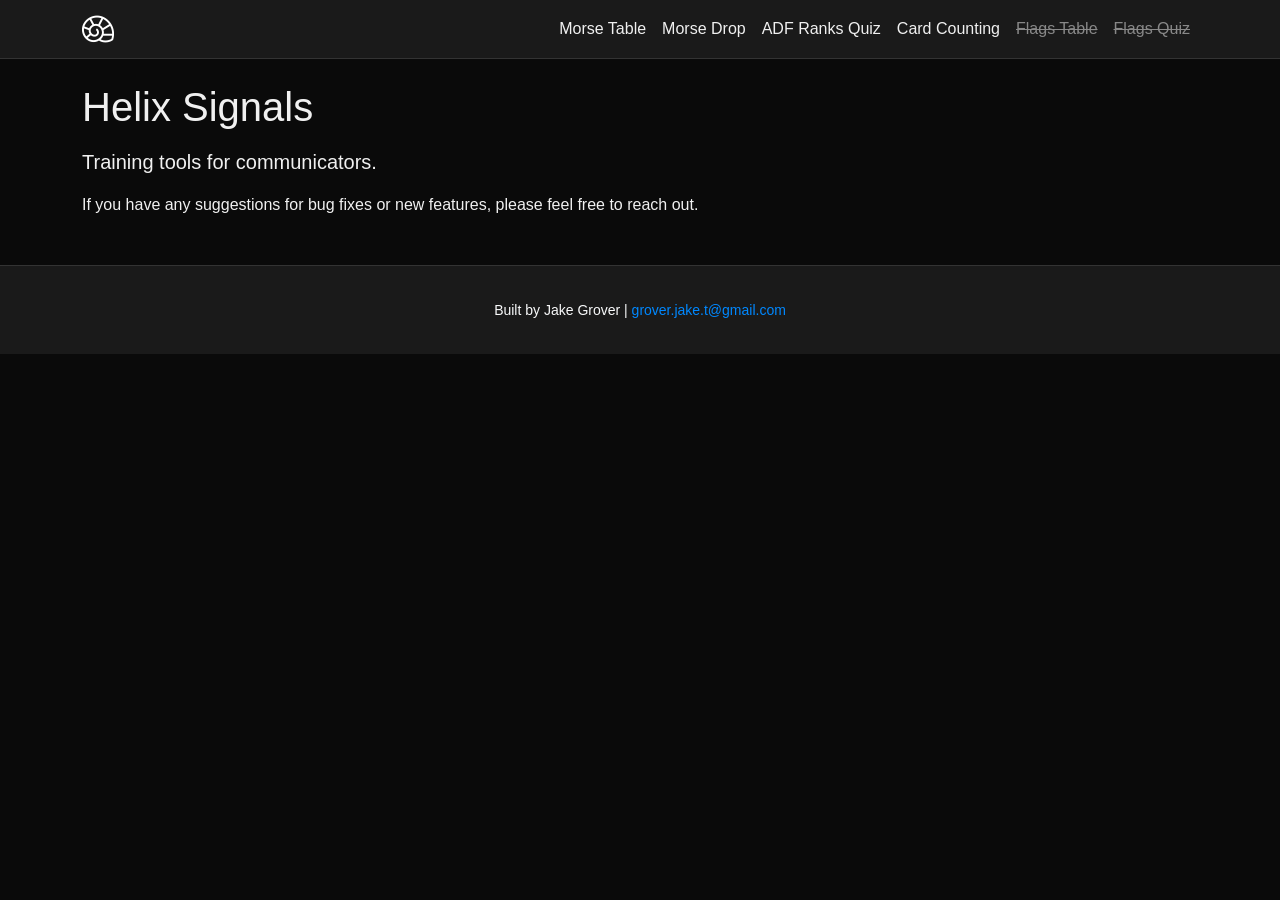
<file: index.html>
<!DOCTYPE html>
<html lang="en">
<head>
  <meta charset="UTF-8" />
  <meta name="viewport" content="width=device-width, initial-scale=1.0" />
  <title>Home | Helix</title>
  <meta name="description" content="Helix Signals: training tools for communicators.">

  <link rel="icon" type="image/png" href="/assets/shell-outline-black-bg.png">
  <link href="https://cdn.jsdelivr.net/npm/bootstrap@5.3.2/dist/css/bootstrap.min.css" rel="stylesheet">
  <link rel="stylesheet" href="styles.css">
</head>

<body>
  <div data-site-navbar></div>

  <main class="container my-4">
    <h1 class="mb-3">Helix Signals</h1>
    <p class="lead">Training tools for communicators.</p>
    <p>If you have any suggestions for bug fixes or new features, please feel free to reach out.</p>
  </main>

  <div data-site-footer></div>

  <script src="components.js"></script>
</body>
</html>
</file>
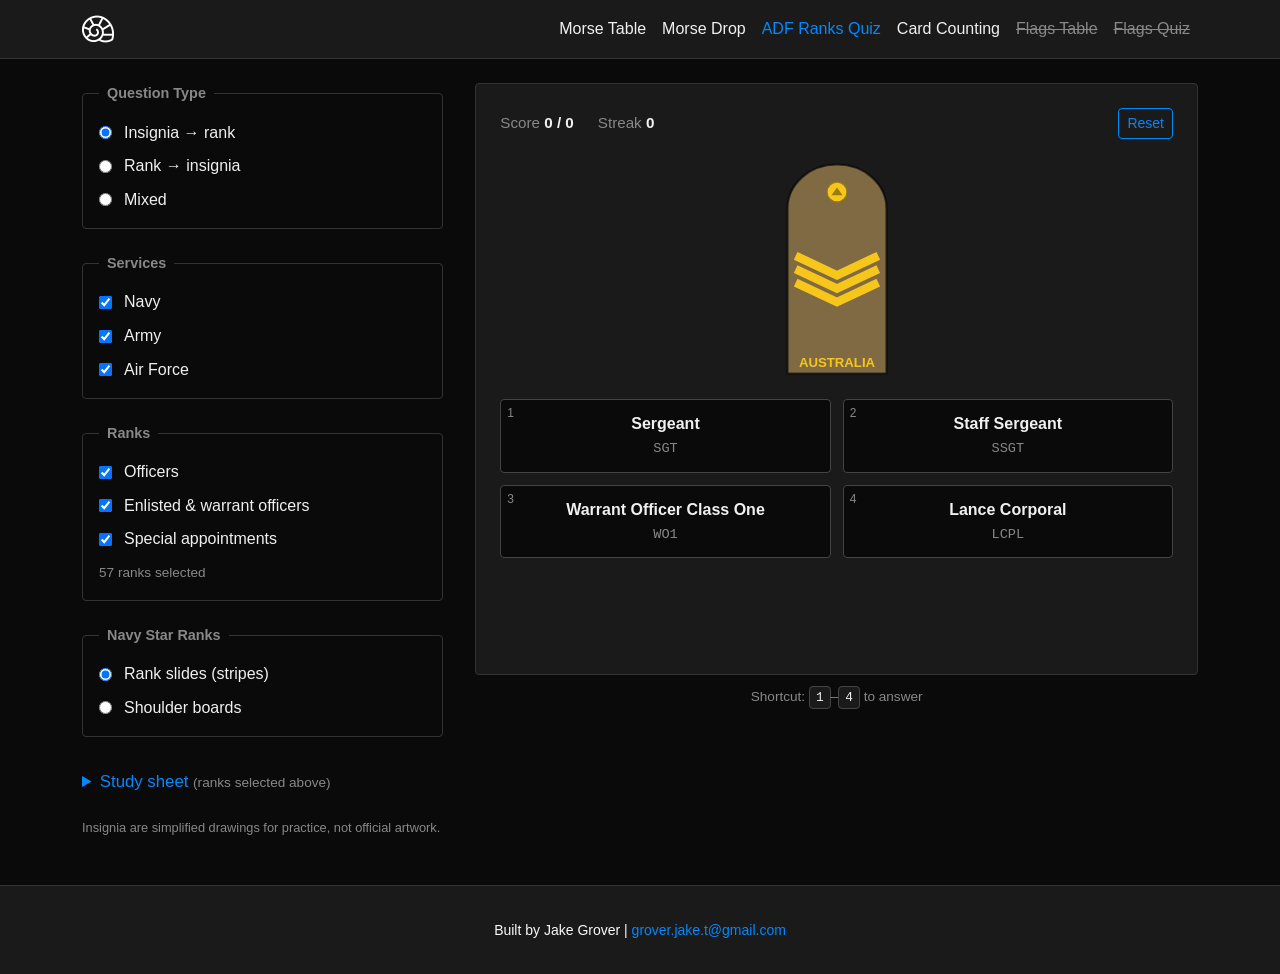
<file: adf-ranks-quiz/index.html>
<!DOCTYPE html>
<html lang="en">
<head>
  <meta charset="UTF-8" />
  <meta name="viewport" content="width=device-width, initial-scale=1.0" />
  <title>ADF Ranks Quiz | Helix</title>
  <meta name="description" content="Quiz on Australian Defence Force rank insignia for the Navy, Army and Air Force.">

  <link rel="icon" type="image/png" href="/assets/shell-outline-black-bg.png">
  <link href="https://cdn.jsdelivr.net/npm/bootstrap@5.3.2/dist/css/bootstrap.min.css" rel="stylesheet">
  <link rel="stylesheet" href="../styles.css">
  <link rel="stylesheet" href="styles.css">
</head>

<body>
  <div data-site-navbar></div>

  <main class="container my-4">
    <div class="quiz-layout">
      <section class="settings-section">
        <fieldset>
          <legend>Question Type</legend>
          <label>
            <input type="radio" name="quiz-mode" value="insignia-to-name" checked />
            Insignia → rank
          </label>
          <label>
            <input type="radio" name="quiz-mode" value="name-to-insignia" />
            Rank → insignia
          </label>
          <label>
            <input type="radio" name="quiz-mode" value="mixed" />
            Mixed
          </label>
        </fieldset>

        <fieldset>
          <legend>Services</legend>
          <label><input type="checkbox" name="service" value="navy" checked /> Navy</label>
          <label><input type="checkbox" name="service" value="army" checked /> Army</label>
          <label><input type="checkbox" name="service" value="raaf" checked /> Air Force</label>
        </fieldset>

        <fieldset>
          <legend>Ranks</legend>
          <label><input type="checkbox" name="group" value="officer" checked /> Officers</label>
          <label><input type="checkbox" name="group" value="enlisted" checked /> Enlisted &amp; warrant officers</label>
          <label><input type="checkbox" name="group" value="appointment" checked /> Special appointments</label>
          <p id="pool-count" class="pool-count"></p>
        </fieldset>

        <fieldset>
          <legend>Navy Star Ranks</legend>
          <label>
            <input type="radio" name="star-style" value="slides" checked />
            Rank slides (stripes)
          </label>
          <label>
            <input type="radio" name="star-style" value="boards" />
            Shoulder boards
          </label>
        </fieldset>
      </section>

      <section class="quiz-column">
        <div class="quiz-card">
          <div class="score-bar">
            <span>Score <strong id="score">0 / 0</strong></span>
            <span>Streak <strong id="streak">0</strong></span>
            <button id="reset-button" class="btn btn-sm btn-outline-primary">Reset</button>
          </div>

          <div id="prompt" class="prompt"></div>
          <div id="options" class="options"></div>

          <div id="last-result" class="last-result" role="status"></div>
        </div>

        <p class="shortcut-hint">
          Shortcut: <kbd>1</kbd>–<kbd>4</kbd> to answer
        </p>
      </section>
    </div>

    <details class="study-sheet">
      <summary>Study sheet <span class="study-note">(ranks selected above)</span></summary>
      <div id="study-grid" class="study-grid"></div>
    </details>

    <p class="insignia-note">
      Insignia are simplified drawings for practice, not official artwork.
    </p>
  </main>

  <div data-site-footer></div>

  <script src="../components.js"></script>
  <script src="insignia.js"></script>
  <script src="ranks.js"></script>
  <script src="app.js"></script>
</body>
</html>
</file>
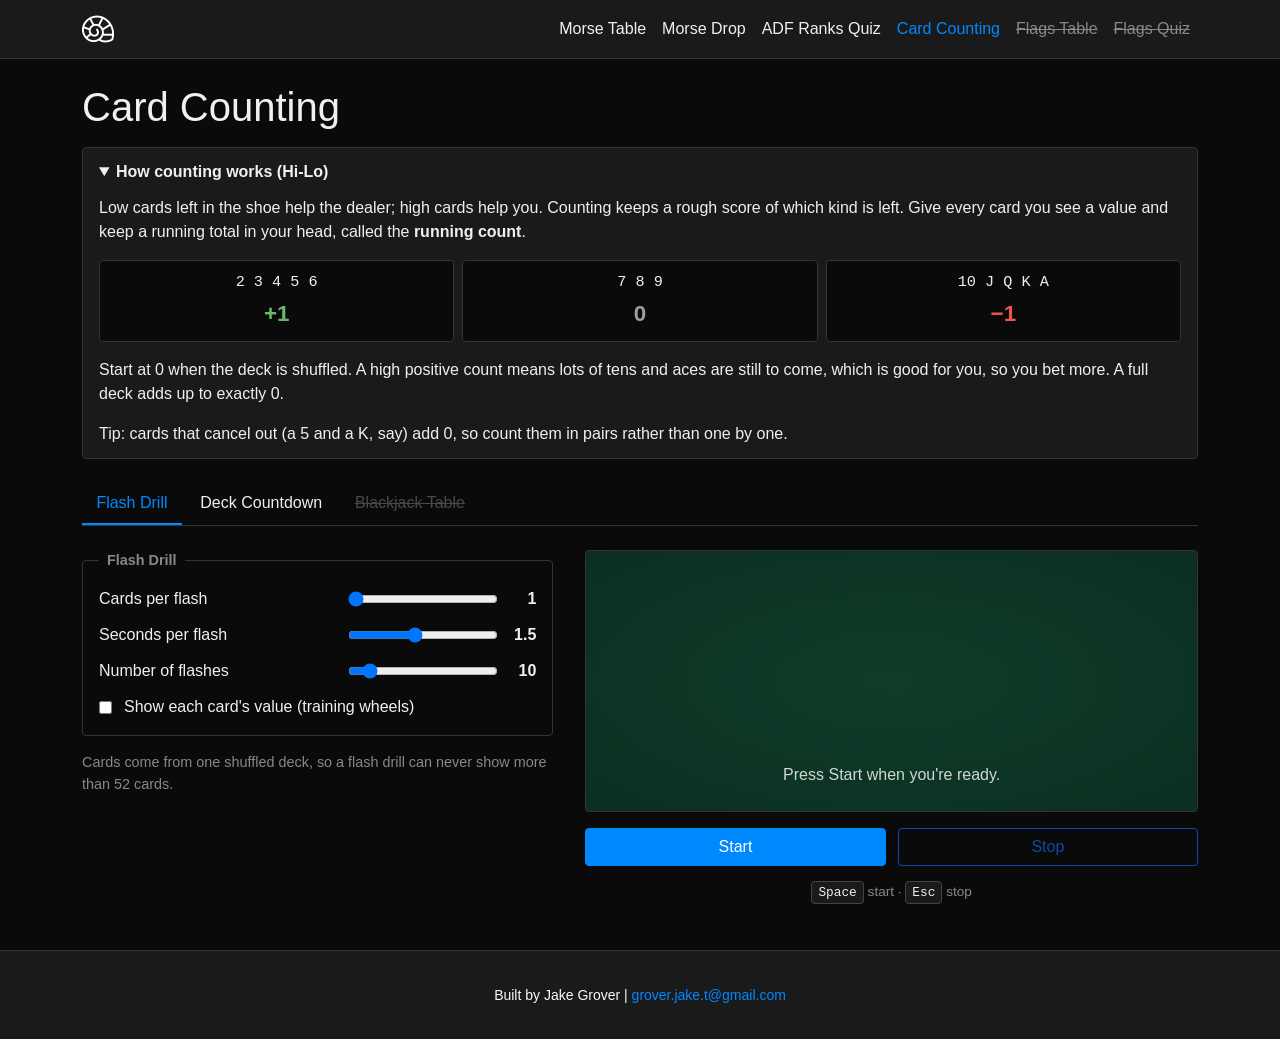
<file: card-counting/index.html>
<!DOCTYPE html>
<html lang="en">
<head>
  <meta charset="UTF-8" />
  <meta name="viewport" content="width=device-width, initial-scale=1.0" />
  <title>Card Counting | Helix</title>
  <meta name="description" content="Blackjack card counting trainer using the Hi-Lo system.">

  <link rel="icon" type="image/png" href="/assets/shell-outline-black-bg.png">
  <link href="https://cdn.jsdelivr.net/npm/bootstrap@5.3.2/dist/css/bootstrap.min.css" rel="stylesheet">
  <link rel="stylesheet" href="../styles.css">
  <link rel="stylesheet" href="styles.css">
</head>

<body>
  <div data-site-navbar></div>

  <main class="container my-4">
    <h1 class="mb-3">Card Counting</h1>

    <details class="explainer" id="explainer">
      <summary>How counting works (Hi-Lo)</summary>
      <p>
        Low cards left in the shoe help the dealer; high cards help you. Counting
        keeps a rough score of which kind is left. Give every card you see a value
        and keep a running total in your head, called the <strong>running count</strong>.
      </p>
      <div class="value-key">
        <div class="value-key-item plus"><span class="value-key-cards">2 3 4 5 6</span><span class="value-key-value">+1</span></div>
        <div class="value-key-item zero"><span class="value-key-cards">7 8 9</span><span class="value-key-value">0</span></div>
        <div class="value-key-item minus"><span class="value-key-cards">10 J Q K A</span><span class="value-key-value">&minus;1</span></div>
      </div>
      <p>
        Start at 0 when the deck is shuffled. A high positive count means lots of
        tens and aces are still to come, which is good for you, so you bet more.
        A full deck adds up to exactly 0.
      </p>
      <p class="mb-0">
        Tip: cards that cancel out (a 5 and a K, say) add 0, so count them in pairs
        rather than one by one.
      </p>
    </details>

    <ul class="mode-tabs" role="tablist">
      <li><button type="button" role="tab" data-mode="flash" aria-selected="true">Flash Drill</button></li>
      <li><button type="button" role="tab" data-mode="countdown" aria-selected="false">Deck Countdown</button></li>
      <li><button type="button" role="tab" data-mode="table" aria-selected="false" disabled title="Coming soon"><s>Blackjack Table</s></button></li>
    </ul>

    <!-- =========================== Flash Drill =========================== -->
    <div class="trainer-layout" data-panel="flash">
      <section class="settings-section">
        <fieldset>
          <legend>Flash Drill</legend>
          <label>
            Cards per flash
            <input type="range" id="flash-group" min="1" max="4" value="1" />
            <span id="flash-group-display" class="value-display">1</span>
          </label>
          <label>
            Seconds per flash
            <input type="range" id="flash-speed" min="0.3" max="3" step="0.1" value="1.5" />
            <span id="flash-speed-display" class="value-display">1.5</span>
          </label>
          <label>
            Number of flashes
            <input type="range" id="flash-count" min="5" max="52" value="10" />
            <span id="flash-count-display" class="value-display">10</span>
          </label>
          <label>
            <input type="checkbox" id="flash-show-values" />
            Show each card's value (training wheels)
          </label>
        </fieldset>
        <p class="settings-note">
          Cards come from one shuffled deck, so a flash drill can never show more
          than 52 cards.
        </p>
      </section>

      <div class="play-column">
        <section class="play-section">
          <div class="card-row" id="flash-cards" aria-live="off"></div>
          <p class="status-text" id="flash-status" role="status">Press Start when you're ready.</p>

          <form class="answer-form" id="flash-answer" hidden>
            <label for="flash-guess">What's the running count?</label>
            <div class="answer-row">
              <input type="number" id="flash-guess" class="form-control" inputmode="numeric" step="1" required />
              <button type="submit" class="btn btn-primary">Check</button>
            </div>
          </form>

          <div class="result" id="flash-result" hidden></div>
        </section>

        <div class="controls-section">
          <button id="flash-start" class="btn btn-primary">Start</button>
          <button id="flash-stop" class="btn btn-outline-primary" disabled>Stop</button>
        </div>
        <p class="shortcut-hint"><kbd>Space</kbd> start &middot; <kbd>Esc</kbd> stop</p>
      </div>
    </div>

    <!-- ========================= Deck Countdown ========================= -->
    <div class="trainer-layout" data-panel="countdown" hidden>
      <section class="settings-section">
        <fieldset>
          <legend>Deck Countdown</legend>
          <label>
            Cards turned per step
            <input type="range" id="countdown-group" min="1" max="3" value="1" />
            <span id="countdown-group-display" class="value-display">1</span>
          </label>
          <label>
            Cards held back
            <input type="range" id="countdown-holdback" min="0" max="10" value="3" />
            <span id="countdown-holdback-display" class="value-display">3</span>
          </label>
        </fieldset>
        <p class="settings-note">
          Turn through a shuffled deck as fast as you can while keeping the count.
          A full deck always ends at 0, so a few cards are held back unseen. Your
          final count has to be right for the time to count.
        </p>
        <div class="best-times" id="countdown-best"></div>
      </section>

      <div class="play-column">
        <section class="play-section">
          <div class="countdown-meta">
            <span>Cards left: <strong id="countdown-left">&ndash;</strong></span>
            <span>Time: <strong id="countdown-timer">0.0s</strong></span>
          </div>
          <button type="button" class="card-row card-row-button" id="countdown-cards" aria-label="Turn next card" disabled></button>
          <p class="status-text" id="countdown-status" role="status">Press Start, then tap the cards (or press Space) to turn the next one.</p>

          <form class="answer-form" id="countdown-answer" hidden>
            <label for="countdown-guess">What's the running count?</label>
            <div class="answer-row">
              <input type="number" id="countdown-guess" class="form-control" inputmode="numeric" step="1" required />
              <button type="submit" class="btn btn-primary">Check</button>
            </div>
          </form>

          <div class="result" id="countdown-result" hidden></div>
        </section>

        <div class="controls-section">
          <button id="countdown-start" class="btn btn-primary">Start</button>
          <button id="countdown-next" class="btn btn-primary" disabled>Next Card</button>
          <button id="countdown-stop" class="btn btn-outline-primary" disabled>Stop</button>
        </div>
        <p class="shortcut-hint"><kbd>Space</kbd> start / next card &middot; <kbd>Esc</kbd> stop</p>
      </div>
    </div>
  </main>

  <div data-site-footer></div>

  <script src="../components.js"></script>
  <script src="cards.js"></script>
  <script src="app.js"></script>
</body>
</html>
</file>
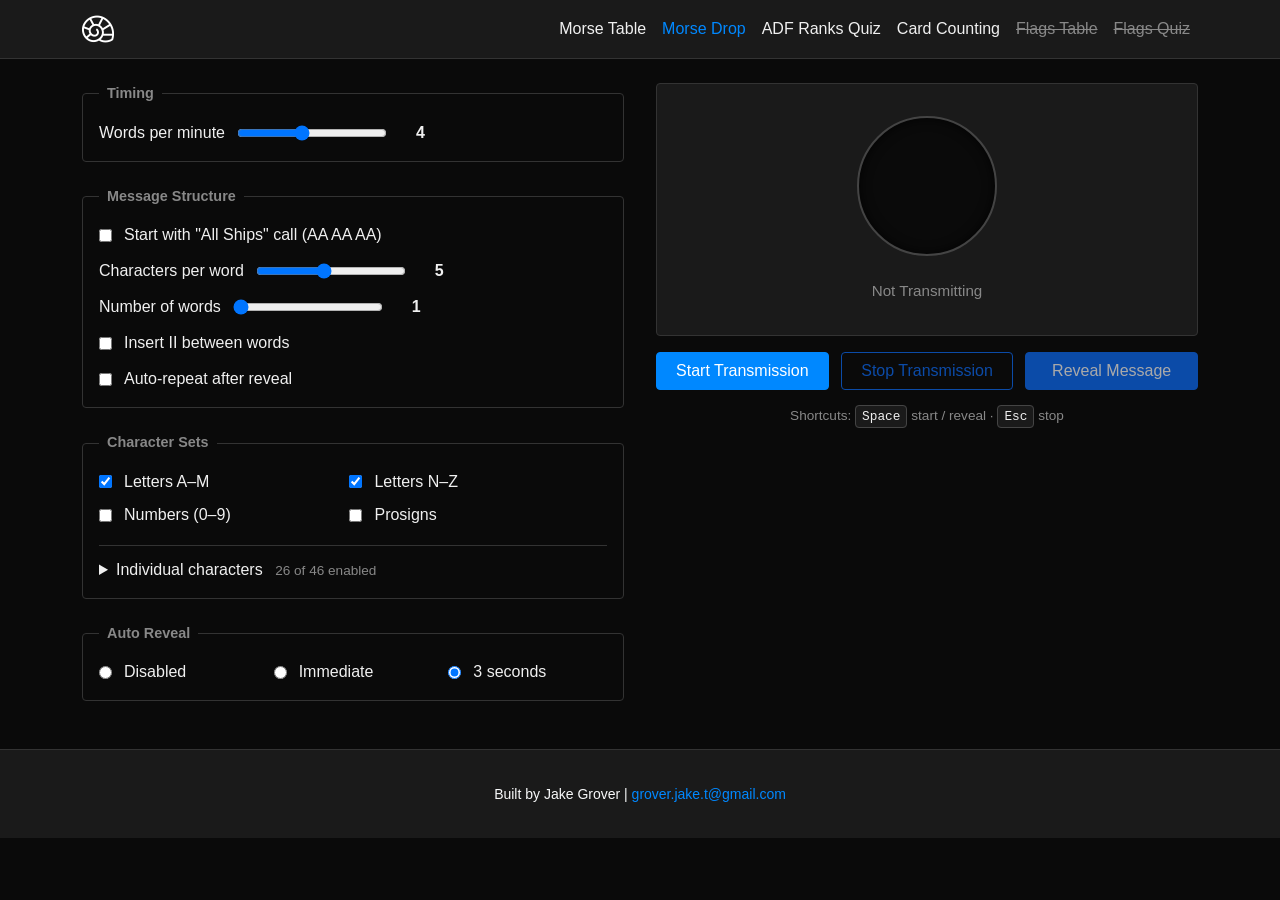
<file: morse-drop/index.html>
<!DOCTYPE html>
<html lang="en">
<head>
  <meta charset="UTF-8" />
  <meta name="viewport" content="width=device-width, initial-scale=1.0" />
  <title>Morse Drop | Helix</title>
  <meta name="description" content="Flashing-light Morse code trainer.">

  <link rel="icon" type="image/png" href="/assets/shell-outline-black-bg.png">
  <link href="https://cdn.jsdelivr.net/npm/bootstrap@5.3.2/dist/css/bootstrap.min.css" rel="stylesheet">
  <link rel="stylesheet" href="../styles.css">
  <link rel="stylesheet" href="styles.css">
</head>

<body>
  <div data-site-navbar></div>

  <main class="container my-4">
    <div class="trainer-layout">
      <section class="settings-section">
        <fieldset>
          <legend>Timing</legend>

          <label>
            Words per minute
            <input type="range" id="wpm" min="1" max="8" step="1" value="4" />
            <span id="wpm-display" class="value-display">4</span>
          </label>

        </fieldset>

        <fieldset>
          <legend>Message Structure</legend>

          <label>
            <input type="checkbox" id="enable-preroll" />
            Start with "All Ships" call (AA AA AA)
          </label>

          <label>
            Characters per word
            <input type="range" id="word-length" min="1" max="10" value="5" />
            <span id="word-length-display" class="value-display">5</span>
          </label>

          <label>
            Number of words
            <input type="range" id="word-count" min="1" max="20" value="1" />
            <span id="word-count-display" class="value-display">1</span>
          </label>

          <label>
            <input type="checkbox" id="enable-ii-between-words" />
            Insert II between words
          </label>

          <label>
            <input type="checkbox" id="enable-auto-repeat" />
            Auto-repeat after reveal
          </label>
        </fieldset>

        <fieldset class="character-sets">
          <legend>Character Sets</legend>

          <div data-options-grid="2col">
            <label>
              <input type="checkbox" id="enable-letters-am" data-group="lettersAM" checked />
              Letters A–M
            </label>

            <label>
              <input type="checkbox" id="enable-letters-nz" data-group="lettersNZ" checked />
              Letters N–Z
            </label>

            <label>
              <input type="checkbox" id="enable-numbers" data-group="numbers" />
              Numbers (0–9)
            </label>

            <label>
              <input type="checkbox" id="enable-prosigns" data-group="prosigns" />
              Prosigns
            </label>
          </div>

          <details class="char-picker">
            <summary>
              Individual characters
              <span id="char-count" class="char-count"></span>
            </summary>
            <div id="char-picker-groups"></div>
          </details>

          <p id="no-chars-warning" class="no-chars-warning" hidden>
            Enable at least one character to start.
          </p>
        </fieldset>

        <fieldset data-auto-reveal-group>
          <legend>Auto Reveal</legend>

          <label>
            <input type="radio" name="auto-reveal" value="disabled" />
            Disabled
          </label>

          <label>
            <input type="radio" name="auto-reveal" value="immediate" />
            Immediate
          </label>

          <label>
            <input type="radio" name="auto-reveal" value="3s" checked />
            3 seconds
          </label>
        </fieldset>
      </section>

      <div class="signal-column">
        <section class="signal-section">
          <div id="signal-light" aria-hidden="true"></div>
          <p id="status-text" role="status">Not Transmitting</p>
          <div id="message-output" class="message-output" hidden></div>
        </section>

        <div class="controls-section">
          <button id="start-button" class="btn btn-primary">Start Transmission</button>
          <button id="stop-button" class="btn btn-outline-primary" disabled>Stop Transmission</button>
          <button id="reveal-button" class="btn btn-primary" disabled>Reveal Message</button>
        </div>

        <p class="shortcut-hint">
          Shortcuts: <kbd>Space</kbd> start / reveal &middot; <kbd>Esc</kbd> stop
        </p>
      </div>
    </div>
  </main>

  <div data-site-footer></div>

  <script src="../components.js"></script>
  <script src="app.js"></script>
</body>
</html>
</file>
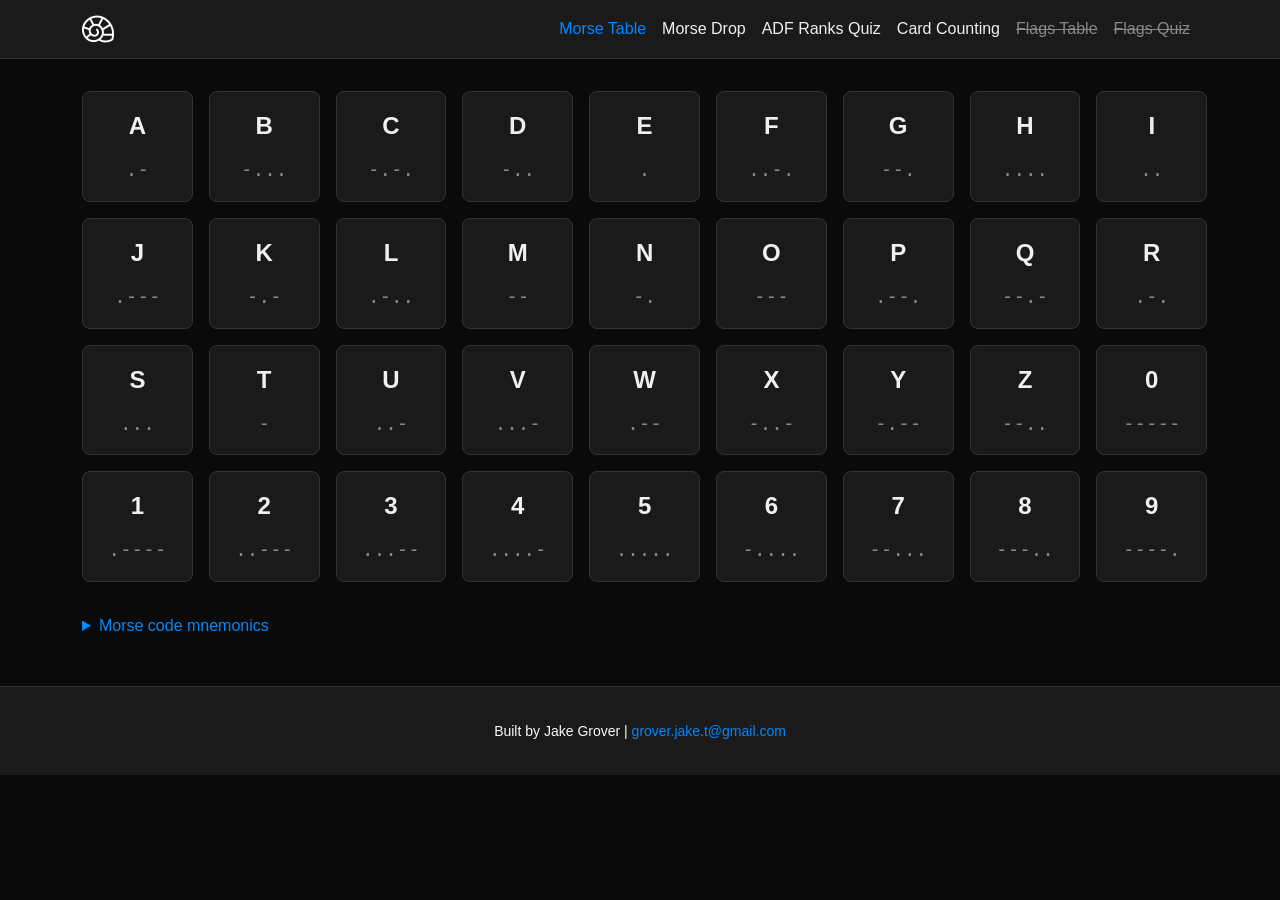
<file: morse-table/index.html>
<!DOCTYPE html>
<html lang="en">
<head>
  <meta charset="UTF-8" />
  <meta name="viewport" content="width=device-width, initial-scale=1.0" />
  <title>Morse Table | Helix</title>
  <meta name="description" content="Morse code reference table for letters and numbers.">

  <link rel="icon" type="image/png" href="/assets/shell-outline-black-bg.png">
  <link href="https://cdn.jsdelivr.net/npm/bootstrap@5.3.2/dist/css/bootstrap.min.css" rel="stylesheet">
  <link rel="stylesheet" href="../styles.css">
  <link rel="stylesheet" href="styles.css">
</head>

<body>
  <div data-site-navbar></div>

  <main class="container my-4">
    <div id="morse-grid" class="morse-grid"></div>

    <details class="mnemonics">
      <summary>Morse code mnemonics</summary>
      <img src="../assets/morse-code-mnemonics.webp" alt="Morse code mnemonics chart" loading="lazy">
    </details>
  </main>

  <div data-site-footer></div>

  <script src="../components.js"></script>
  <script src="app.js"></script>
</body>
</html>
</file>
<file: styles.css>
/* Color variables */
:root {
  --bg-dark: #0a0a0a;
  --bg-lighter: #1a1a1a;
  --text-light: #f0f0f0;
  --text-muted: #888888;
  --accent: #0088ff;
}

/* General */
body {
  background-color: var(--bg-dark);
  color: var(--text-light);
  font-family: Arial, sans-serif;
  margin: 0;
  padding: 0;
}

/* Navbar */
.navbar {
  background-color: var(--bg-lighter);
  border-bottom: 1px solid #333;
}

.navbar-brand {
  color: var(--text-light) !important;
  font-weight: normal;
  font-size: 1.2rem;
  display: flex;
  align-items: center;
  gap: 0.5rem;
}

.navbar-brand img {
  height: 32px;
  width: auto;
}

.nav-link {
  color: var(--text-light) !important;
}

.nav-link:hover,
.nav-link.active {
  color: var(--accent) !important;
}

.nav-link-upcoming,
.nav-link-upcoming:hover {
  color: var(--text-muted) !important;
  cursor: default;
}

.navbar-toggler {
  border-color: #444;
}

.navbar-toggler:focus {
  box-shadow: 0 0 0 2px var(--accent);
}

/* Footer */
footer {
  background-color: var(--bg-lighter);
  border-top: 1px solid #333;
  margin-top: 3rem;
  padding: 2rem 0;
  text-align: center;
  color: var(--text-muted);
}

/* Headings */
h1, h2, h3 {
  color: var(--text-light);
}

h2 {
  border-bottom: 1px solid #333;
  padding-bottom: 0.5rem;
  margin-bottom: 1rem;
}

/* Links */
a {
  color: var(--accent);
  text-decoration: none;
}

a:hover {
  text-decoration: underline;
}

/* Buttons */
.btn {
  border-radius: 4px;
}

.btn-primary {
  background-color: var(--accent);
  border-color: var(--accent);
  color: white;
}

.btn-primary:hover {
  background-color: #0066cc;
  border-color: #0066cc;
  color: white;
}

.btn-outline-primary {
  color: var(--accent);
  border-color: var(--accent);
}

.btn-outline-primary:hover {
  background-color: var(--accent);
  color: white;
}
</file>
<file: adf-ranks-quiz/styles.css>
/* ADF Ranks Quiz Styles */

:root {
  --correct: #2e9e5b;
  --wrong: #ff7b7b;
}

.quiz-layout {
  display: grid;
  grid-template-columns: minmax(220px, 1fr) 2fr;
  gap: 2rem;
  margin-bottom: 2rem;
}

/* Settings */

.settings-section {
  display: flex;
  flex-direction: column;
  gap: 1.5rem;
}

.settings-section fieldset {
  border: 1px solid #333;
  border-radius: 4px;
  padding: 1rem;
  margin: 0;
}

.settings-section legend {
  padding: 0 0.5rem;
  color: var(--text-muted);
  font-size: 0.9rem;
  font-weight: bold;
  float: none;
  width: auto;
  margin-bottom: 0;
}

.settings-section label {
  display: flex;
  align-items: center;
  gap: 0.75rem;
  margin-top: 0.6rem;
  color: var(--text-light);
}

.settings-section fieldset > label:first-of-type {
  margin-top: 0;
}

.pool-count {
  margin: 0.75rem 0 0;
  color: var(--text-muted);
  font-size: 0.85rem;
}

/* Quiz card */

.quiz-column {
  display: flex;
  flex-direction: column;
  gap: 0.75rem;
}

.quiz-card {
  display: flex;
  flex-direction: column;
  align-items: center;
  gap: 1.25rem;
  background-color: var(--bg-lighter);
  border: 1px solid #333;
  border-radius: 4px;
  padding: 1.5rem;
}

.score-bar {
  display: flex;
  align-items: center;
  gap: 1.5rem;
  width: 100%;
  color: var(--text-muted);
  font-size: 0.95rem;
}

.score-bar strong {
  color: var(--text-light);
}

.score-bar button {
  margin-left: auto;
}

.empty-message {
  margin: 2rem 0;
  color: var(--text-muted);
  text-align: center;
}

.prompt-insignia {
  width: 110px;
  height: 220px;
}

.prompt-name {
  display: flex;
  flex-direction: column;
  align-items: center;
  gap: 0.25rem;
  text-align: center;
}

.prompt-service {
  color: var(--text-muted);
  font-size: 0.85rem;
  text-transform: uppercase;
  letter-spacing: 0.05em;
}

.prompt-rank {
  font-size: 1.6rem;
  font-weight: bold;
}

.prompt-abbr {
  color: var(--text-muted);
  font-family: monospace;
  font-size: 1rem;
}

.insignia-svg,
.insignia-img {
  display: block;
  width: 100%;
  height: 100%;
  object-fit: contain;
}

/* Options */

.options {
  display: grid;
  gap: 0.75rem;
  width: 100%;
}

.options-insignia-to-name {
  grid-template-columns: 1fr 1fr;
}

.options-name-to-insignia {
  grid-template-columns: repeat(4, 1fr);
}

.option {
  position: relative;
  display: flex;
  flex-direction: column;
  align-items: center;
  justify-content: center;
  gap: 0.2rem;
  min-height: 64px;
  padding: 0.75rem 1rem;
  background-color: var(--bg-dark);
  border: 1px solid #444;
  border-radius: 4px;
  color: var(--text-light);
  font: inherit;
  cursor: pointer;
  transition: border-color 0.1s ease, background-color 0.1s ease;
}

.option:hover:not(:disabled) {
  border-color: var(--accent);
}

.option:focus-visible {
  outline: 2px solid var(--accent);
  outline-offset: 2px;
}

.option-key {
  position: absolute;
  top: 4px;
  left: 6px;
  color: var(--text-muted);
  font-size: 0.75rem;
}

.option-name {
  font-weight: bold;
  text-align: center;
}

.option-abbr {
  color: var(--text-muted);
  font-family: monospace;
  font-size: 0.85rem;
}

.option-insignia {
  width: 70px;
  height: 140px;
}

.options-name-to-insignia .option {
  padding: 1.25rem 0.5rem 0.75rem;
}

/* Result of the previous answer */

.last-result {
  display: flex;
  flex-wrap: wrap;
  justify-content: center;
  gap: 0.75rem 1.5rem;
  width: 100%;
  min-height: 72px;
  padding-top: 1rem;
  border-top: 1px solid #333;
}

.last-result:empty {
  border-top-color: transparent;
}

.result-entry {
  display: flex;
  align-items: center;
  gap: 0.6rem;
}

.result-insignia {
  flex-shrink: 0;
  width: 28px;
  height: 56px;
}

.result-text {
  display: flex;
  flex-direction: column;
  line-height: 1.25;
}

.result-note {
  font-size: 0.75rem;
  font-weight: bold;
  text-transform: uppercase;
  letter-spacing: 0.04em;
}

.result-correct .result-note {
  color: var(--correct);
}

.result-wrong .result-entry:first-child .result-note {
  color: var(--correct);
}

.result-wrong .result-entry + .result-entry .result-note {
  color: var(--wrong);
}

.result-name {
  font-size: 0.95rem;
}

.result-service {
  color: var(--text-muted);
  font-size: 0.8rem;
}

.shortcut-hint {
  margin: 0;
  text-align: center;
  color: var(--text-muted);
  font-size: 0.85rem;
}

.shortcut-hint kbd {
  background-color: var(--bg-lighter);
  border: 1px solid #444;
  color: var(--text-light);
  font-size: 0.8rem;
}

@media (hover: none) {
  .shortcut-hint {
    display: none;
  }
}

/* Study sheet */

.study-sheet summary {
  cursor: pointer;
  color: var(--accent);
  font-size: 1.05rem;
}

.study-note {
  color: var(--text-muted);
  font-size: 0.85rem;
}

.study-service h3 {
  margin: 1.5rem 0 0.75rem;
  font-size: 1.1rem;
}

.study-cards {
  display: grid;
  grid-template-columns: repeat(auto-fill, minmax(110px, 1fr));
  gap: 0.75rem;
}

.study-card {
  display: flex;
  flex-direction: column;
  align-items: center;
  gap: 0.25rem;
  padding: 0.75rem 0.5rem;
  background-color: var(--bg-lighter);
  border: 1px solid #333;
  border-radius: 4px;
  text-align: center;
}

.study-insignia {
  width: 60px;
  height: 120px;
  margin-bottom: 0.25rem;
}

.study-name {
  font-size: 0.85rem;
  line-height: 1.2;
}

.study-abbr {
  color: var(--text-muted);
  font-family: monospace;
  font-size: 0.8rem;
}

.insignia-note {
  margin-top: 1.5rem;
  color: var(--text-muted);
  font-size: 0.8rem;
}

/* Responsive */

@media (max-width: 768px) {
  .quiz-layout {
    grid-template-columns: 1fr;
    gap: 1.5rem;
  }

  /* quiz first on phones, settings below */
  .quiz-column {
    order: -1;
  }

  .quiz-card {
    padding: 1rem;
  }

  .options-insignia-to-name {
    grid-template-columns: 1fr;
  }

  .options-name-to-insignia {
    grid-template-columns: 1fr 1fr;
  }
}
</file>
<file: card-counting/styles.css>
/* Card Counting Styles */

:root {
  --plus: #66bb6a;
  --minus: #ef5350;
  --zero: #9e9e9e;
  --felt: #0f3d2a;
  --felt-edge: #0b2e20;
}

/* Explainer */

.explainer {
  background-color: var(--bg-lighter);
  border: 1px solid #333;
  border-radius: 4px;
  padding: 0.75rem 1rem;
  margin-bottom: 1.5rem;
}

.explainer summary {
  cursor: pointer;
  font-weight: bold;
}

.explainer[open] summary {
  margin-bottom: 0.75rem;
}

.value-key {
  display: grid;
  grid-template-columns: repeat(3, 1fr);
  gap: 0.5rem;
  margin-bottom: 1rem;
}

.value-key-item {
  display: flex;
  flex-direction: column;
  align-items: center;
  gap: 0.25rem;
  padding: 0.6rem 0.25rem;
  border: 1px solid #333;
  border-radius: 4px;
  background-color: var(--bg-dark);
}

.value-key-cards {
  font-family: monospace;
  font-size: 0.95rem;
  text-align: center;
}

.value-key-value {
  font-size: 1.4rem;
  font-weight: bold;
}

.value-key-item.plus .value-key-value { color: var(--plus); }
.value-key-item.zero .value-key-value { color: var(--zero); }
.value-key-item.minus .value-key-value { color: var(--minus); }

/* Mode tabs */

.mode-tabs {
  display: flex;
  gap: 0.25rem;
  overflow-x: auto;
  list-style: none;
  padding: 0;
  margin: 0 0 1.5rem;
  border-bottom: 1px solid #333;
}

.mode-tabs button {
  background: none;
  border: none;
  border-bottom: 2px solid transparent;
  color: var(--text-light);
  padding: 0.5rem 0.9rem;
  white-space: nowrap;
}

.mode-tabs button:hover:not(:disabled) {
  color: var(--accent);
}

.mode-tabs button[aria-selected="true"] {
  color: var(--accent);
  border-bottom-color: var(--accent);
}

.mode-tabs button:disabled {
  color: var(--text-muted);
  cursor: default;
}

/* Layout and settings (same pattern as Morse Drop) */

.trainer-layout {
  display: grid;
  grid-template-columns: 1fr 1.3fr;
  gap: 2rem;
}

.trainer-layout[hidden] {
  display: none;
}

.settings-section {
  display: flex;
  flex-direction: column;
  gap: 1rem;
}

.settings-section fieldset {
  border: 1px solid #333;
  border-radius: 4px;
  padding: 1rem;
  margin: 0;
}

.settings-section legend {
  float: none;
  width: auto;
  margin-bottom: 0;
  padding: 0 0.5rem;
  color: var(--text-muted);
  font-size: 0.9rem;
  font-weight: bold;
}

.settings-section label {
  display: flex;
  align-items: center;
  gap: 0.75rem;
  margin-top: 0.75rem;
}

.settings-section fieldset > label:first-of-type {
  margin-top: 0;
}

.settings-section label input[type="range"] {
  flex: 1;
  max-width: 150px;
  margin-left: auto;
}

.settings-section .value-display {
  min-width: 3ch;
  text-align: right;
  font-weight: bold;
}

.settings-section input:disabled {
  opacity: 0.5;
}

.settings-note,
.best-times {
  color: var(--text-muted);
  font-size: 0.9rem;
  margin: 0;
}

.best-times {
  color: var(--text-light);
}

/* Play area */

.play-column {
  display: flex;
  flex-direction: column;
  gap: 1rem;
  min-width: 0;
}

.play-section {
  display: flex;
  flex-direction: column;
  align-items: center;
  gap: 1.25rem;
  background: radial-gradient(ellipse at center, var(--felt) 0%, var(--felt-edge) 100%);
  border: 1px solid #333;
  border-radius: 4px;
  padding: 1.5rem;
}

.card-row {
  display: flex;
  justify-content: center;
  align-items: center;
  gap: 0.75rem;
  min-height: 168px;
  width: 100%;
}

.card-row-button {
  background: none;
  border: none;
  padding: 0;
  cursor: pointer;
}

.card-row-button:disabled {
  cursor: default;
  opacity: 1;
}

.card-row-button:focus-visible {
  outline: 2px solid var(--accent);
  outline-offset: 4px;
  border-radius: 8px;
}

.status-text {
  color: #cfd8d3;
  margin: 0;
  text-align: center;
}

.countdown-meta {
  display: flex;
  justify-content: space-between;
  width: 100%;
  color: #cfd8d3;
  font-variant-numeric: tabular-nums;
}

/* Playing cards */

.playing-card {
  position: relative;
  flex-shrink: 0;
  width: 112px;
  height: 160px;
  border-radius: 10px;
  background-color: #fdfdfb;
  color: #1a1a1a;
  box-shadow: 0 3px 10px rgba(0, 0, 0, 0.45);
  font-family: Georgia, "Times New Roman", serif;
  user-select: none;
}

.playing-card.red {
  color: #c62828;
}

.playing-card .corner {
  position: absolute;
  font-size: 1.15rem;
  font-weight: bold;
  line-height: 1.05;
  text-align: center;
}

.playing-card .corner.top {
  top: 6px;
  left: 8px;
}

.playing-card .corner.bottom {
  bottom: 6px;
  right: 8px;
  transform: rotate(180deg);
}

.playing-card .pip {
  position: absolute;
  inset: 0;
  display: flex;
  align-items: center;
  justify-content: center;
  font-size: 3.4rem;
}

.playing-card.back {
  background:
    repeating-linear-gradient(45deg, #1f4f8f 0 6px, #173c6d 6px 12px);
  border: 6px solid #fdfdfb;
}

.playing-card .value-tag {
  position: absolute;
  top: -10px;
  right: -10px;
  min-width: 34px;
  padding: 2px 6px;
  border-radius: 999px;
  font-family: Arial, sans-serif;
  font-size: 0.95rem;
  font-weight: bold;
  color: #fff;
  text-align: center;
}

.value-tag.plus { background-color: #2e7d32; }
.value-tag.zero { background-color: #616161; }
.value-tag.minus { background-color: #c62828; }

.playing-card.small {
  width: 42px;
  height: 60px;
  border-radius: 5px;
  box-shadow: 0 1px 3px rgba(0, 0, 0, 0.4);
}

.playing-card.small .corner {
  font-size: 0.7rem;
  top: 3px;
  left: 4px;
}

.playing-card.small .corner.bottom {
  display: none;
}

.playing-card.small .pip {
  font-size: 1.3rem;
  padding-top: 0.6rem;
}

/* Answer form */

.answer-form {
  display: flex;
  flex-direction: column;
  align-items: center;
  gap: 0.5rem;
}

.answer-form[hidden] {
  display: none;
}

.answer-row {
  display: flex;
  gap: 0.5rem;
}

.answer-row input {
  width: 7rem;
  text-align: center;
  font-size: 1.2rem;
}

/* Results */

.result {
  width: 100%;
  border-radius: 4px;
  padding: 0.75rem 1rem;
  background-color: rgba(0, 0, 0, 0.45);
  border-left: 4px solid var(--zero);
}

.result.correct { border-left-color: var(--plus); }
.result.wrong { border-left-color: var(--minus); }

.result p {
  margin: 0 0 0.5rem;
}

.result-headline {
  font-size: 1.1rem;
}

.time-note,
.held-back-note {
  color: #cfd8d3;
  font-size: 0.95rem;
}

.review summary {
  cursor: pointer;
  color: #cfd8d3;
}

.review-grid {
  display: grid;
  grid-template-columns: repeat(auto-fill, minmax(96px, 1fr));
  gap: 0.6rem;
  margin-top: 0.75rem;
  max-height: 360px;
  overflow-y: auto;
}

.review-cell {
  display: flex;
  flex-direction: column;
  align-items: center;
  gap: 0.3rem;
}

.review-cards {
  display: flex;
  justify-content: center;
}

/* overlap cards within a group so groups stay compact */
.review-cards .playing-card + .playing-card {
  margin-left: -22px;
}

.review-count {
  font-size: 0.85rem;
  color: #cfd8d3;
  font-variant-numeric: tabular-nums;
}

/* Controls */

.controls-section {
  display: flex;
  gap: 0.75rem;
}

.controls-section button {
  flex: 1 1 0;
}

button:disabled {
  opacity: 0.5;
  cursor: not-allowed;
}

.shortcut-hint {
  margin: 0;
  text-align: center;
  color: var(--text-muted);
  font-size: 0.85rem;
}

.shortcut-hint kbd {
  background-color: var(--bg-lighter);
  border: 1px solid #444;
  color: var(--text-light);
  font-size: 0.8rem;
}

@media (hover: none) {
  .shortcut-hint {
    display: none;
  }
}

/* Responsive */

@media (max-width: 768px) {
  .trainer-layout {
    grid-template-columns: 1fr;
    gap: 1.5rem;
  }

  /* put the cards first on phones */
  .play-column {
    order: -1;
  }

  .mode-tabs button {
    padding: 0.5rem 0.6rem;
    font-size: 0.95rem;
  }

  .play-section {
    padding: 1.25rem 0.75rem;
  }

  .card-row {
    gap: 0.4rem;
    min-height: 120px;
  }

  .playing-card:not(.small) {
    width: 78px;
    height: 112px;
  }

  .playing-card:not(.small) .corner {
    font-size: 0.95rem;
  }

  .playing-card:not(.small) .pip {
    font-size: 2.4rem;
  }

  .value-key-cards {
    font-size: 0.8rem;
  }
}
</file>
<file: morse-drop/styles.css>
/* Morse Drop Styles */

.trainer-layout {
  display: grid;
  grid-template-columns: 1fr 1fr;
  gap: 2rem;
  margin-bottom: 2rem;
}

.settings-section {
  display: flex;
  flex-direction: column;
  gap: 1.5rem;
}

.settings-section fieldset {
  border: 1px solid #333;
  border-radius: 4px;
  padding: 1rem;
  margin: 0;
}

/* legend sits on the fieldset border (undoes Bootstrap's floated legend) */
.settings-section legend {
  float: none;
  width: auto;
  margin-bottom: 0;
  padding: 0 0.5rem;
  color: var(--text-muted);
  font-size: 0.9rem;
  font-weight: bold;
}

.settings-section label {
  display: flex;
  align-items: center;
  gap: 0.75rem;
  margin-top: 0.75rem;
  color: var(--text-light);
}

.settings-section label input[type="checkbox"] {
  flex-shrink: 0;
}

.settings-section label input[type="number"],
.settings-section label input[type="range"] {
  flex: 1;
  max-width: 150px;
}

.settings-section .value-display {
  display: inline-block;
  min-width: 2ch;
  text-align: right;
  color: var(--text-light);
  font-weight: bold;
  margin-left: 0.5rem;
}

/* Signal Section */

.signal-column {
  display: flex;
  flex-direction: column;
  gap: 1rem;
}

.signal-section {
  display: flex;
  flex-direction: column;
  align-items: center;
  justify-content: center;
  gap: 1.5rem;
  background-color: var(--bg-lighter);
  border: 1px solid #333;
  border-radius: 4px;
  padding: 2rem;
}

#signal-light {
  width: 140px;
  height: 140px;
  border-radius: 50%;
  background-color: #0a0a0a;
  border: 2px solid #444;
  box-shadow: inset 0 0 12px rgba(0, 0, 0, 0.8);
  transition: all 0.1s ease;
}

#signal-light.on {
  background-color: #ffcc80;
  box-shadow: 0 0 20px rgba(255, 204, 128, 0.5);
}

#status-text {
  text-align: center;
  color: var(--text-muted);
  font-size: 0.95rem;
  margin: 0;
}

/* Message Output */

.message-output {
  display: flex;
  flex-wrap: wrap;
  gap: 8px;
  width: 100%;
  justify-content: center;
}

.message-output .word-group {
  display: inline-flex;
  align-items: center;
  gap: 8px;
  white-space: nowrap;
}

.message-output .char-box {
  display: inline-flex;
  align-items: center;
  justify-content: center;
  width: 40px;
  height: 40px;
  border: 1px solid #444;
  border-radius: 4px;
  background-color: var(--bg-dark);
  color: var(--text-light);
  font-weight: bold;
  font-family: monospace;
  font-size: 16px;
}

/* prosign tokens that are single "characters" made from multiple letters get an overline */
.message-output .char-box.prosign {
  text-decoration: overline;
}

.message-output .word-gap {
  width: 16px;
}

/* Controls Section */

.controls-section {
  display: flex;
  flex-direction: column;
  gap: 0.75rem;
  width: 100%;
  justify-content: center;
  align-items: stretch;
}

.controls-section button {
  width: 100%;
}

button:disabled {
  opacity: 0.5;
  cursor: not-allowed;
}

@media (min-width: 992px) {
  .controls-section {
    flex-direction: row;
    align-items: stretch;
  }

  .controls-section button {
    width: auto;
    flex: 1 1 0;
  }
}

/* Responsive */

@media (max-width: 768px) {
  .trainer-layout {
    grid-template-columns: 1fr;
    gap: 1.5rem;
  }

  .signal-column {
    gap: 0.75rem;
  }

  #signal-light {
    width: 120px;
    height: 120px;
  }

  .controls-section {
    flex-direction: column;
  }

  .controls-section button {
    width: 100%;
  }
}

/* Character Sets Fieldset - Two Column Grid */

.settings-section [data-options-grid="2col"] {
  display: block;
}

.settings-section [data-options-grid="2col"] label {
  width: calc(50% - 0.5rem);
  display: inline-flex;
  margin-top: 0.5rem;
}

/* no top margin on the first label (or first row of labels) in a fieldset */
.settings-section fieldset > label:first-of-type,
.settings-section [data-options-grid="2col"] label:nth-child(-n+2) {
  margin-top: 0;
}

/* Auto Reveal Group - Radio Buttons */

.settings-section fieldset[data-auto-reveal-group] {
  display: flex;
  flex-wrap: wrap;
  align-items: center;
  gap: 0.5rem 1rem;
}

.settings-section fieldset[data-auto-reveal-group] label {
  margin: 0;
}

@media (min-width: 992px) {
  .settings-section fieldset[data-auto-reveal-group] label {
    flex: 1 1 0;
    min-width: 0;
  }
}

/* Individual Character Picker */

.char-picker {
  margin-top: 1rem;
  border-top: 1px solid #333;
  padding-top: 0.75rem;
}

.char-picker summary {
  cursor: pointer;
  color: var(--text-light);
}

.char-picker .char-count {
  color: var(--text-muted);
  font-weight: normal;
  font-size: 0.85rem;
  margin-left: 0.5rem;
}

.char-picker-group {
  margin-top: 0.75rem;
}

.char-picker-heading {
  color: var(--text-muted);
  font-size: 0.8rem;
  margin-bottom: 0.35rem;
}

.char-picker-grid {
  display: grid;
  grid-template-columns: repeat(auto-fill, minmax(64px, 1fr));
  gap: 6px;
}

.settings-section label.char-toggle {
  position: relative;
  display: flex;
  flex-direction: column;
  align-items: center;
  justify-content: center;
  gap: 4px;
  margin: 0;
  padding: 6px 4px;
  border: 1px solid #444;
  border-radius: 4px;
  background-color: var(--bg-dark);
  color: var(--text-muted);
  cursor: pointer;
  user-select: none;
  transition: border-color 0.1s ease, background-color 0.1s ease;
}

/* keep the native checkbox for accessibility but visually hide it */
.char-toggle input {
  position: absolute;
  opacity: 0;
  width: 1px;
  height: 1px;
  pointer-events: none;
}

.settings-section label.char-toggle:has(input:checked) {
  border-color: var(--accent);
  background-color: rgba(0, 136, 255, 0.15);
  color: var(--text-light);
}

.settings-section label.char-toggle:has(input:focus-visible) {
  outline: 2px solid var(--accent);
  outline-offset: 1px;
}

.settings-section label.char-toggle:has(input:disabled) {
  opacity: 0.5;
  cursor: not-allowed;
}

.char-toggle-name {
  font-family: monospace;
  font-size: 15px;
  font-weight: bold;
  line-height: 1;
}

.char-toggle-name.prosign {
  text-decoration: overline;
}

.morse-glyph {
  display: flex;
  align-items: center;
  gap: 2px;
  height: 6px;
}

.morse-dot,
.morse-dash {
  display: block;
  height: 4px;
  border-radius: 2px;
  background-color: currentColor;
}

.morse-dot {
  width: 4px;
}

.morse-dash {
  width: 10px;
}

.no-chars-warning {
  margin: 0.75rem 0 0;
  color: #ffb74d;
  font-size: 0.9rem;
}

/* Keyboard shortcut hint (hidden on touch-only devices) */

.shortcut-hint {
  margin: 0;
  text-align: center;
  color: var(--text-muted);
  font-size: 0.85rem;
}

.shortcut-hint kbd {
  background-color: var(--bg-lighter);
  border: 1px solid #444;
  color: var(--text-light);
  font-size: 0.8rem;
}

@media (hover: none) {
  .shortcut-hint {
    display: none;
  }
}
</file>
<file: morse-table/styles.css>
/* Morse Table Styles */

.morse-grid {
  display: grid;
  grid-template-columns: repeat(9, 1fr);
  gap: 1rem;
  margin-top: 2rem;
}

.morse-card {
  display: flex;
  flex-direction: column;
  align-items: center;
  justify-content: center;
  aspect-ratio: 1;
  background-color: var(--bg-lighter);
  border: 1px solid #333;
  border-radius: 8px;
  padding: 1rem;
  gap: 0.75rem;
}

.morse-letter {
  font-size: 1.5rem;
  font-weight: bold;
  color: var(--text-light);
}

.morse-code {
  font-family: monospace;
  font-size: 1.2rem;
  color: var(--text-muted);
  text-align: center;
  word-break: break-word;
}

/* Responsive adjustments */

@media (max-width: 1200px) {
  .morse-grid {
    grid-template-columns: repeat(8, 1fr);
  }
}

@media (max-width: 992px) {
  .morse-grid {
    grid-template-columns: repeat(7, 1fr);
    gap: 0.75rem;
  }

  .morse-card {
    padding: 0.75rem;
  }

  .morse-letter {
    font-size: 1.25rem;
  }

  .morse-code {
    font-size: 1rem;
  }
}

@media (max-width: 768px) {
  .morse-grid {
    grid-template-columns: repeat(5, 1fr);
    gap: 0.75rem;
  }

  .morse-card {
    padding: 0.5rem;
  }

  .morse-letter {
    font-size: 1rem;
  }

  .morse-code {
    font-size: 1rem;
  }
}

@media (max-width: 480px) {
  .morse-grid {
    grid-template-columns: repeat(3, 1fr);
  }
}

/* Mnemonics image */

.mnemonics {
  margin-top: 2rem;
}

.mnemonics summary {
  cursor: pointer;
  color: var(--accent);
}

.mnemonics img {
  display: block;
  max-width: 100%;
  height: auto;
  margin-top: 1rem;
  border-radius: 4px;
}
</file>
